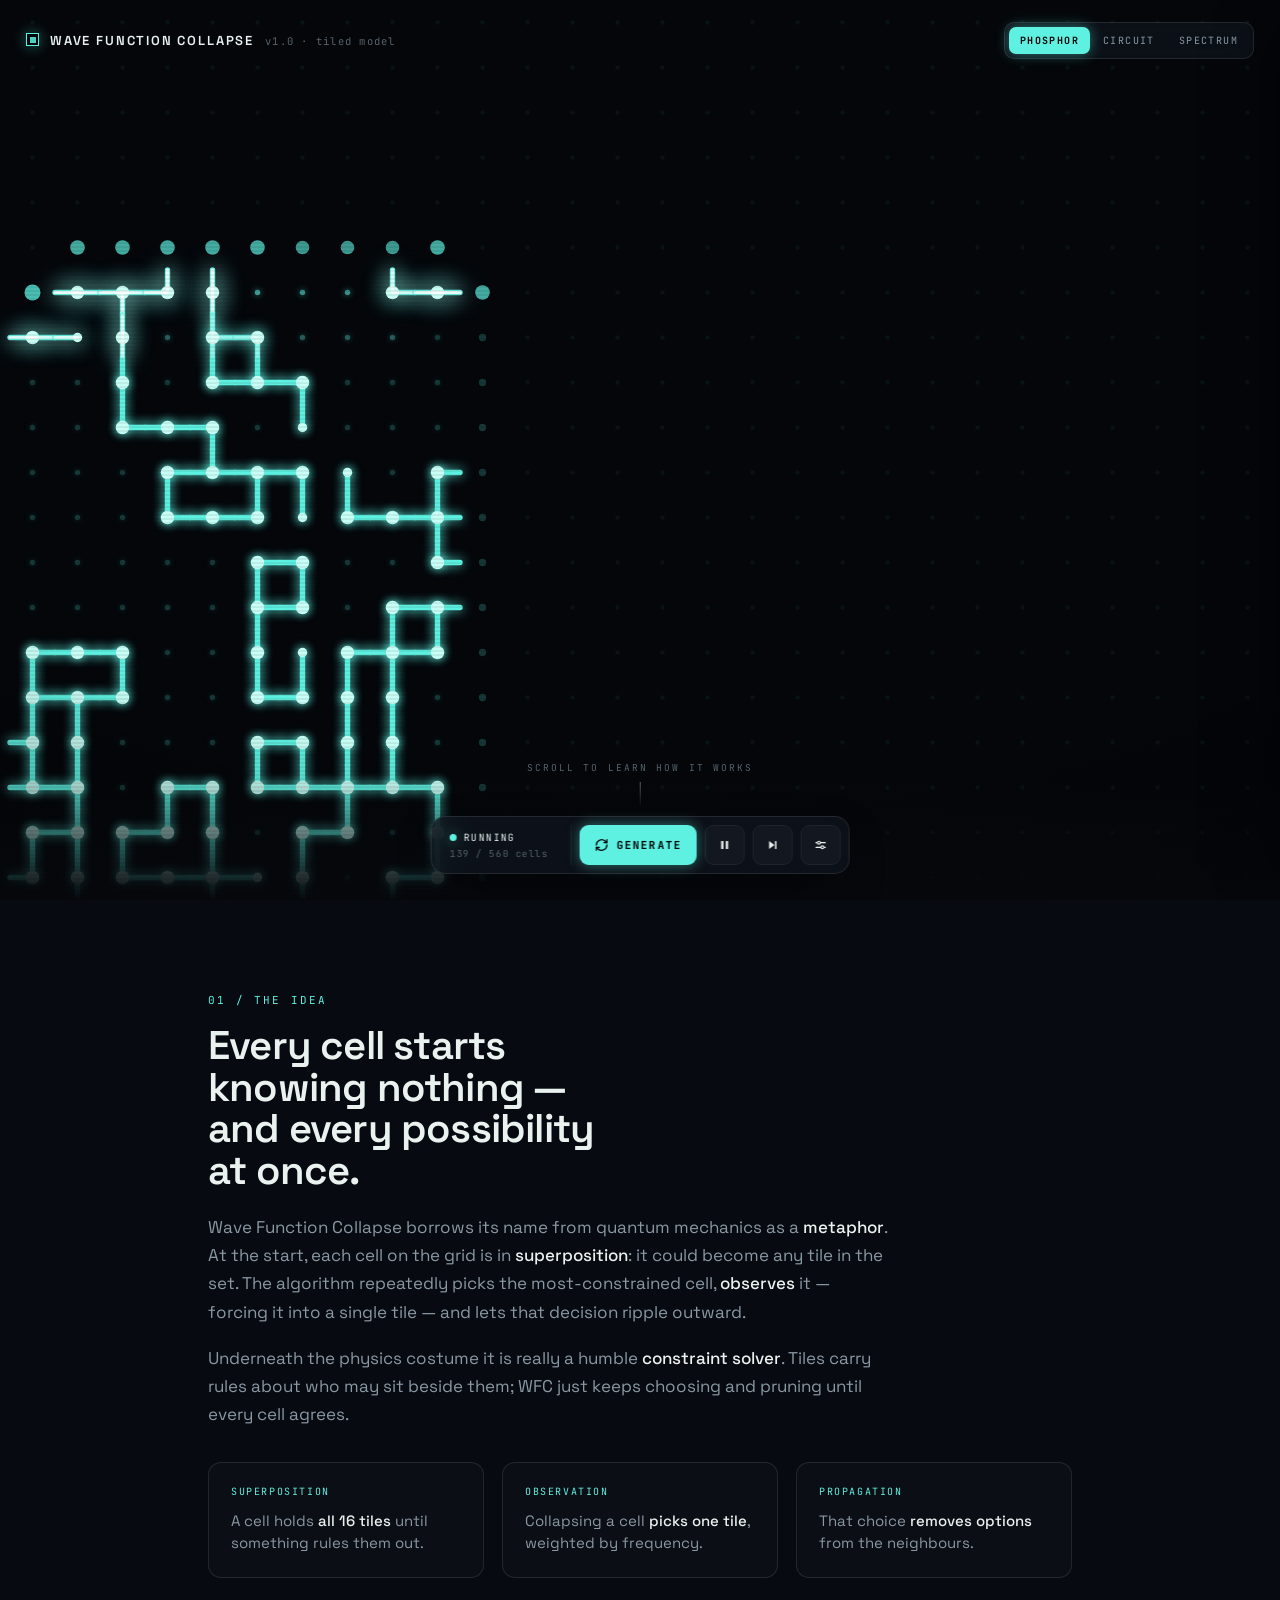
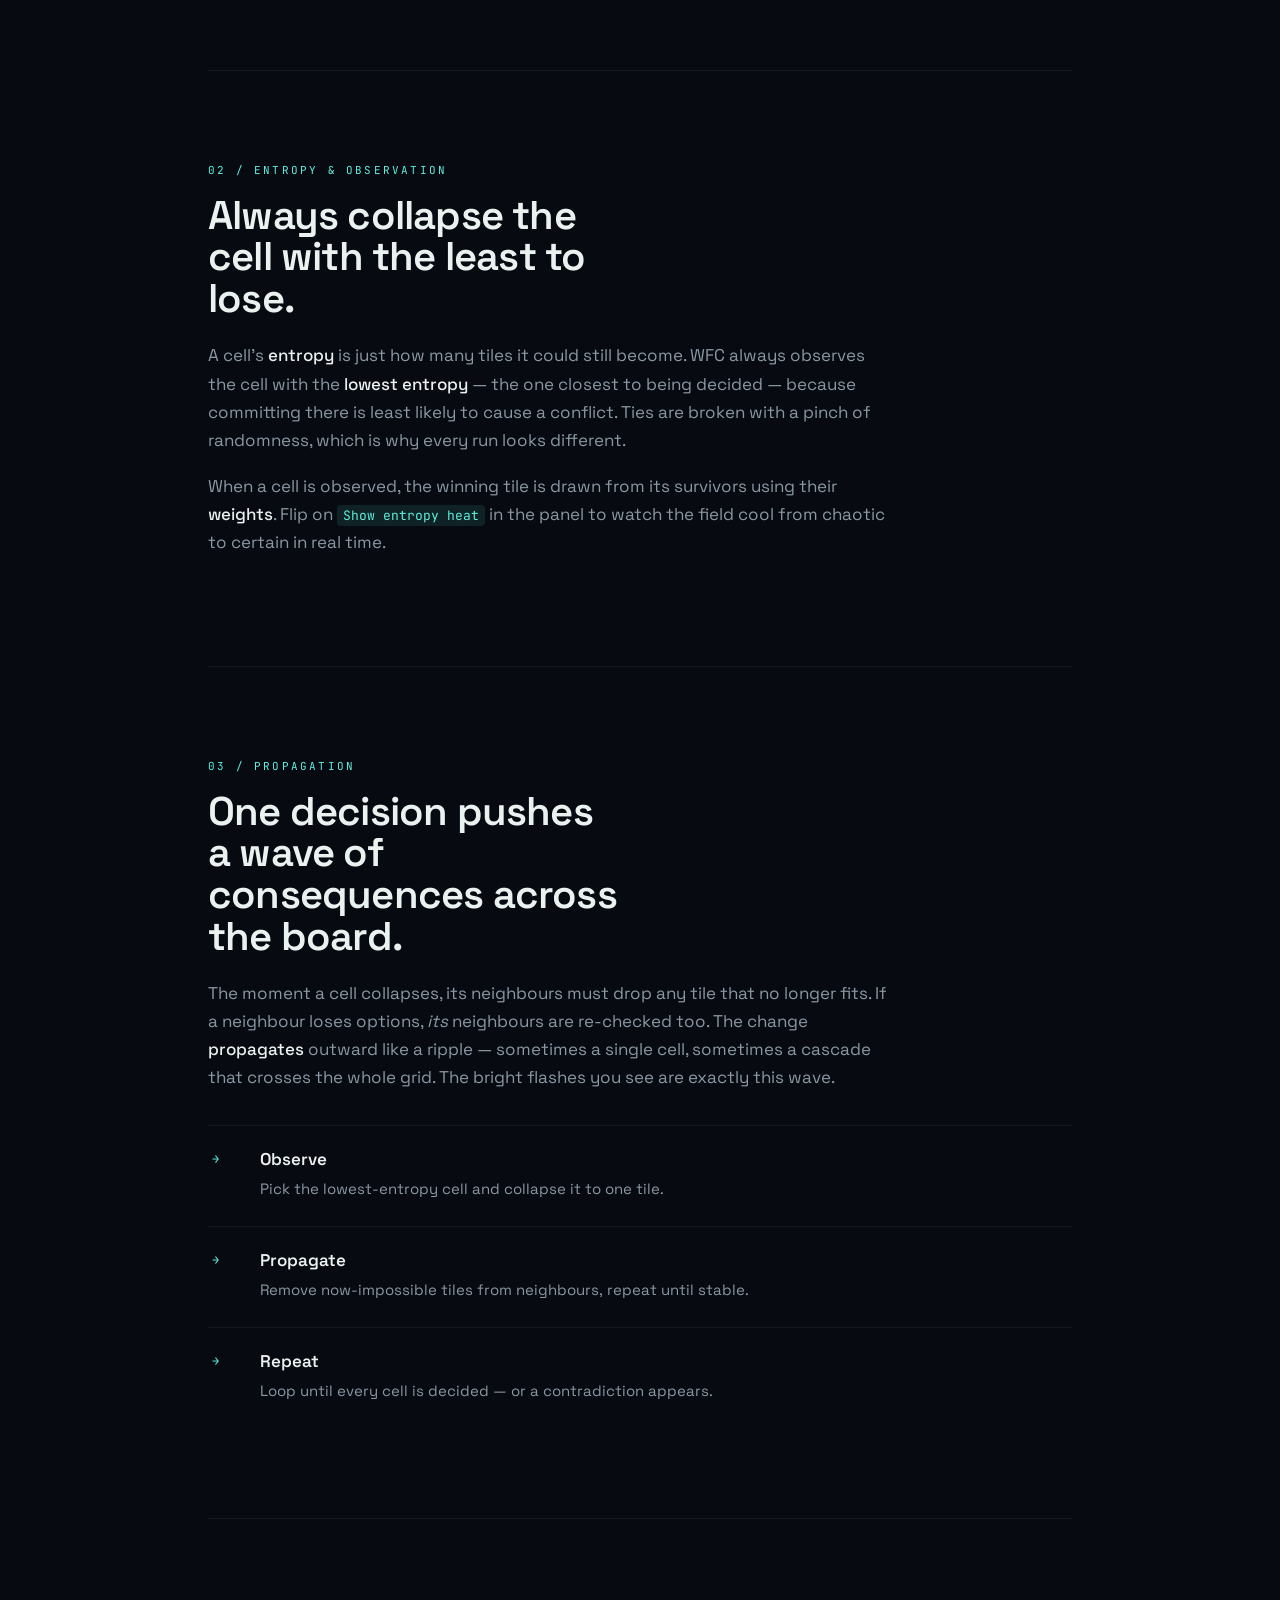
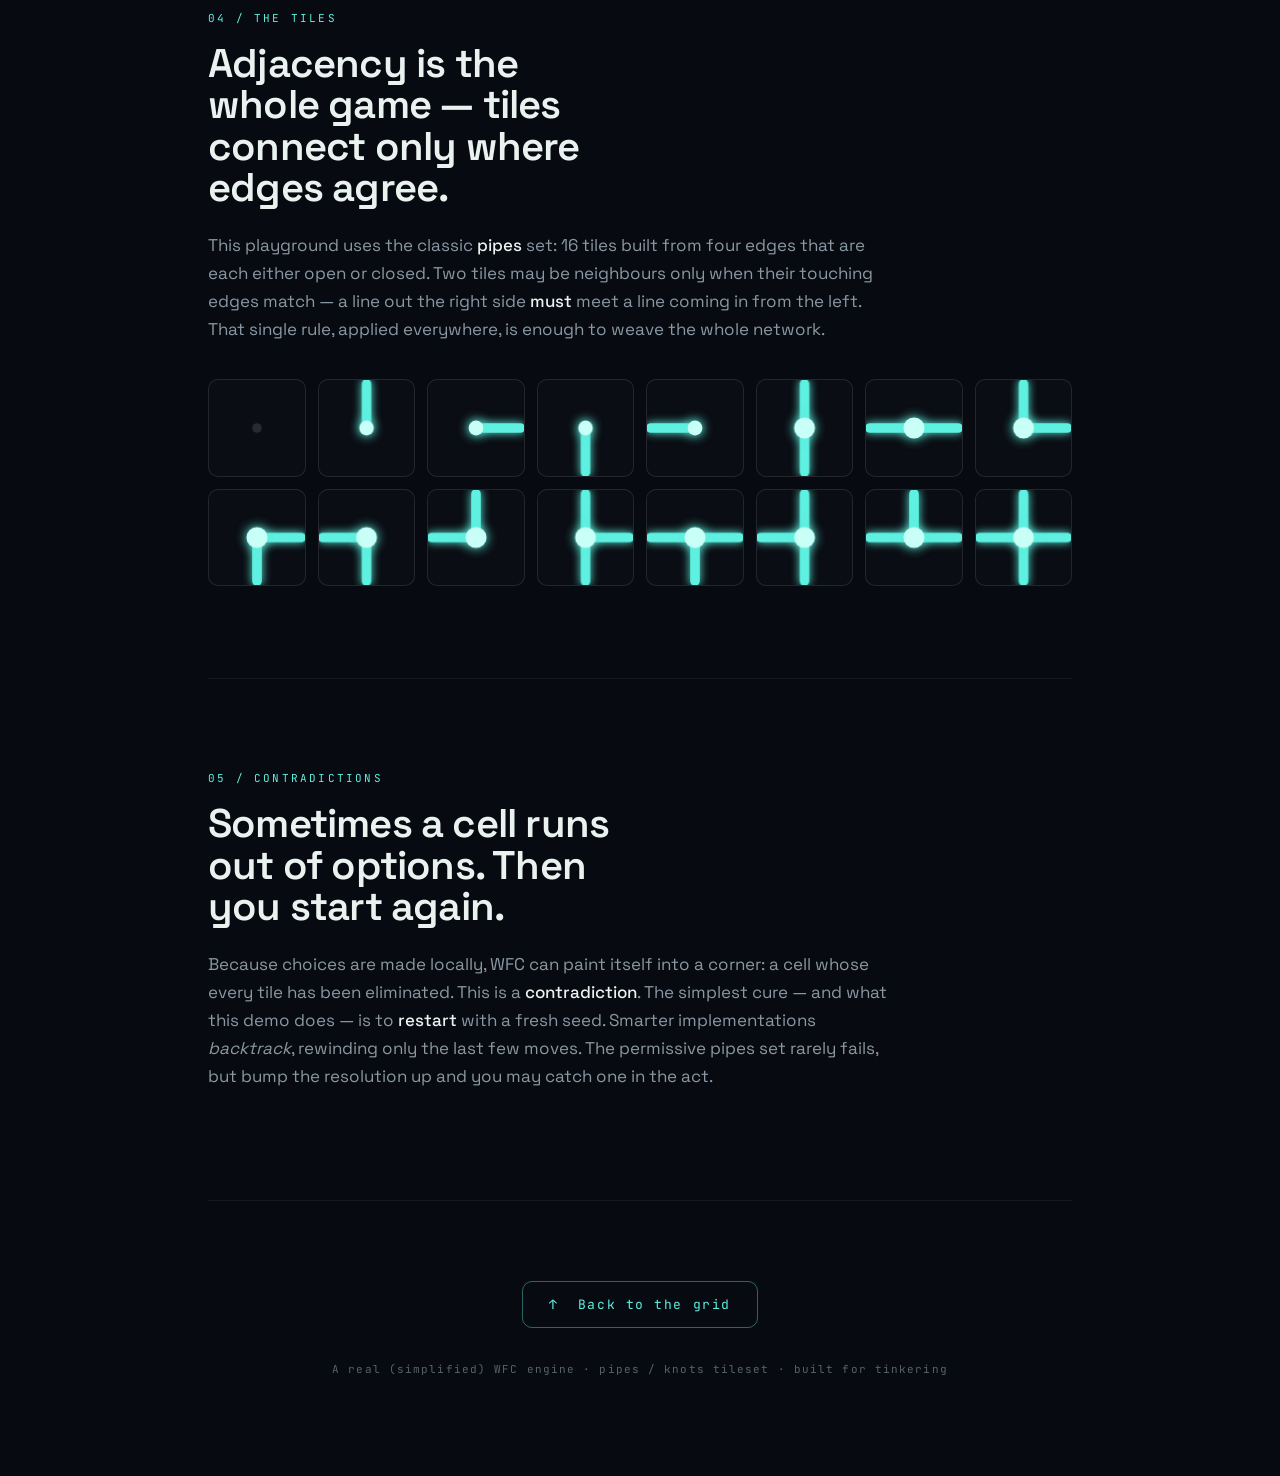
<file: design/index.html>
<!DOCTYPE html>
<html lang="en" data-theme="phosphor">
<head>
  <meta charset="UTF-8" />
  <meta name="viewport" content="width=device-width, initial-scale=1.0" />
  <title>Wave Function Collapse — an interactive primer</title>
  <link rel="preconnect" href="https://fonts.googleapis.com" />
  <link rel="preconnect" href="https://fonts.gstatic.com" crossorigin />
  <link href="https://fonts.googleapis.com/css2?family=Space+Grotesk:wght@400;500;600;700&family=JetBrains+Mono:wght@400;500;700&display=swap" rel="stylesheet" />
  <link rel="stylesheet" href="css/styles.css" />
</head>
<body class="booting">

  <!-- ============ PLAYGROUND ============ -->
  <section class="playground" id="playground" data-screen-label="Playground">
    <canvas id="wfc-canvas"></canvas>
    <div class="fx"></div>

    <!-- top bar -->
    <header class="topbar">
      <div class="wordmark">
        <span class="glyph"></span>
        <b>Wave&nbsp;Function&nbsp;Collapse</b>
        <span>v1.0 · tiled model</span>
      </div>
      <nav class="theme-switch" id="themeSwitch" aria-label="Visual theme">
        <button data-theme-id="phosphor" class="active">Phosphor</button>
        <button data-theme-id="circuit">Circuit</button>
        <button data-theme-id="spectrum">Spectrum</button>
      </nav>
    </header>

    <!-- landing title (doubles as the hero) -->
    <div class="hero" id="hero">
      <h1>Wave&nbsp;Function<br /><em>Collapse</em></h1>
      <p>Watch order emerge from possibility</p>
      <div class="enter" id="enterHint">collapsing the grid…</div>
    </div>

    <!-- scroll cue -->
    <div class="scroll-cue">
      <span>scroll to learn how it works</span>
      <span class="line"></span>
    </div>

    <!-- control dock -->
    <div class="dock" id="dock">
      <div class="status" id="status" data-state="running">
        <div class="stat-row"><span class="led"></span><span class="lab" id="statusLabel">Running</span></div>
        <div class="sub" id="statusSub">0 / 0 cells collapsed</div>
      </div>
      <button class="btn primary" id="btnGenerate" title="New seed (G)">
        <svg viewBox="0 0 24 24" fill="none" stroke="currentColor" stroke-width="2.2" stroke-linecap="round" stroke-linejoin="round"><path d="M3 12a9 9 0 0 1 15-6.7L21 8" /><path d="M21 3v5h-5" /><path d="M21 12a9 9 0 0 1-15 6.7L3 16" /><path d="M3 21v-5h5" /></svg>
        <span class="t">Generate</span>
      </button>
      <button class="btn icon" id="btnPlay" title="Play / Pause (Space)">
        <svg id="playIcon" viewBox="0 0 24 24" fill="currentColor"><path d="M8 5v14l11-7z" /></svg>
      </button>
      <button class="btn icon" id="btnStep" title="Step one cell (→)">
        <svg viewBox="0 0 24 24" fill="currentColor"><path d="M6 5v14l9-7z" /><rect x="16" y="5" width="2.6" height="14" rx="1" /></svg>
      </button>
      <button class="btn icon" id="btnSettings" title="Settings">
        <svg viewBox="0 0 24 24" fill="none" stroke="currentColor" stroke-width="2" stroke-linecap="round"><line x1="4" y1="8" x2="20" y2="8" /><circle cx="9" cy="8" r="2.4" fill="var(--bg)" /><line x1="4" y1="16" x2="20" y2="16" /><circle cx="15" cy="16" r="2.4" fill="var(--bg)" /></svg>
      </button>
    </div>

    <!-- settings panel -->
    <aside class="panel" id="panel" aria-label="Generator settings">
      <div class="panel-head">
        <h2>Generator</h2>
        <button class="close" id="panelClose" aria-label="Close">✕</button>
      </div>
      <div class="panel-body">
        <div class="field">
          <label><span class="name">Grid resolution</span><span class="val" id="vGrid">28</span></label>
          <input type="range" id="sGrid" min="8" max="64" step="2" value="28" />
        </div>
        <div class="field">
          <label><span class="name">Speed</span><span class="val" id="vSpeed">120 c/s</span></label>
          <input type="range" id="sSpeed" min="4" max="600" step="2" value="120" />
        </div>
        <div class="field">
          <label><span class="name">Density</span><span class="val" id="vDensity">0.55</span></label>
          <input type="range" id="sDensity" min="0" max="1" step="0.01" value="0.55" />
        </div>
        <div class="field">
          <label><span class="name">Complexity</span><span class="val" id="vComplex">0.40</span></label>
          <input type="range" id="sComplex" min="0" max="1" step="0.01" value="0.40" />
        </div>

        <div class="toggle-row"><span class="name">Show entropy heat</span><span class="sw" id="swHeat" role="switch"></span></div>
        <div class="toggle-row"><span class="name">Scanline texture</span><span class="sw" id="swScan" role="switch"></span></div>
        <div class="toggle-row"><span class="name">Auto-loop</span><span class="sw" id="swLoop" role="switch"></span></div>

        <div class="divider"></div>
        <div class="section-label">Colour palette</div>
        <div class="palette" id="palette"></div>
        <div class="preset-row" id="presets"></div>
      </div>
    </aside>
  </section>

  <!-- ============ LEARNING ============ -->
  <main class="learn">
    <div class="wrap">

      <section class="sec" data-screen-label="01 The idea">
        <div class="reveal">
          <div class="idx">01 / THE IDEA</div>
          <h3>Every cell starts knowing nothing — and every possibility at once.</h3>
          <p>Wave Function Collapse borrows its name from quantum mechanics as a <strong>metaphor</strong>. At the start, each cell on the grid is in <strong>superposition</strong>: it could become any tile in the set. The algorithm repeatedly picks the most-constrained cell, <strong>observes</strong> it — forcing it into a single tile — and lets that decision ripple outward.</p>
          <p>Underneath the physics costume it is really a humble <strong>constraint solver</strong>. Tiles carry rules about who may sit beside them; WFC just keeps choosing and pruning until every cell agrees.</p>
          <div class="callouts">
            <div class="callout"><div class="k">Superposition</div><div class="t">A cell holds <b>all 16 tiles</b> until something rules them out.</div></div>
            <div class="callout"><div class="k">Observation</div><div class="t">Collapsing a cell <b>picks one tile</b>, weighted by frequency.</div></div>
            <div class="callout"><div class="k">Propagation</div><div class="t">That choice <b>removes options</b> from the neighbours.</div></div>
          </div>
        </div>
      </section>

      <section class="sec" data-screen-label="02 Entropy">
        <div class="reveal">
          <div class="idx">02 / ENTROPY &amp; OBSERVATION</div>
          <h3>Always collapse the cell with the least to lose.</h3>
          <p>A cell's <strong>entropy</strong> is just how many tiles it could still become. WFC always observes the cell with the <strong>lowest entropy</strong> — the one closest to being decided — because committing there is least likely to cause a conflict. Ties are broken with a pinch of randomness, which is why every run looks different.</p>
          <p>When a cell is observed, the winning tile is drawn from its survivors using their <strong>weights</strong>. Flip on <code>Show entropy heat</code> in the panel to watch the field cool from chaotic to certain in real time.</p>
        </div>
      </section>

      <section class="sec" data-screen-label="03 Propagation">
        <div class="reveal">
          <div class="idx">03 / PROPAGATION</div>
          <h3>One decision pushes a wave of consequences across the board.</h3>
          <p>The moment a cell collapses, its neighbours must drop any tile that no longer fits. If a neighbour loses options, <em>its</em> neighbours are re-checked too. The change <strong>propagates</strong> outward like a ripple — sometimes a single cell, sometimes a cascade that crosses the whole grid. The bright flashes you see are exactly this wave.</p>
          <div class="steps-list">
            <div class="step-item"><div class="num">→</div><div class="body"><h4>Observe</h4><p>Pick the lowest-entropy cell and collapse it to one tile.</p></div></div>
            <div class="step-item"><div class="num">→</div><div class="body"><h4>Propagate</h4><p>Remove now-impossible tiles from neighbours, repeat until stable.</p></div></div>
            <div class="step-item"><div class="num">→</div><div class="body"><h4>Repeat</h4><p>Loop until every cell is decided — or a contradiction appears.</p></div></div>
          </div>
        </div>
      </section>

      <section class="sec" data-screen-label="04 The tiles">
        <div class="reveal">
          <div class="idx">04 / THE TILES</div>
          <h3>Adjacency is the whole game — tiles connect only where edges agree.</h3>
          <p>This playground uses the classic <strong>pipes</strong> set: 16 tiles built from four edges that are each either open or closed. Two tiles may be neighbours only when their touching edges match — a line out the right side <strong>must</strong> meet a line coming in from the left. That single rule, applied everywhere, is enough to weave the whole network.</p>
          <div class="tiles-grid" id="tilesGrid"></div>
        </div>
      </section>

      <section class="sec" data-screen-label="05 Contradictions">
        <div class="reveal">
          <div class="idx">05 / CONTRADICTIONS</div>
          <h3>Sometimes a cell runs out of options. Then you start again.</h3>
          <p>Because choices are made locally, WFC can paint itself into a corner: a cell whose every tile has been eliminated. This is a <strong>contradiction</strong>. The simplest cure — and what this demo does — is to <strong>restart</strong> with a fresh seed. Smarter implementations <em>backtrack</em>, rewinding only the last few moves. The permissive pipes set rarely fails, but bump the resolution up and you may catch one in the act.</p>
        </div>
      </section>

      <footer class="foot">
        <div class="reveal">
          <a href="#playground">↑ &nbsp;Back to the grid</a>
          <div class="meta">A real (simplified) WFC engine · pipes / knots tileset · built for tinkering</div>
        </div>
      </footer>
    </div>
  </main>

  <script src="js/wfc.js"></script>
  <script src="js/render.js"></script>
  <script src="js/main.js"></script>
</body>
</html>
</file>
<file: design/css/styles.css>
/* ============================================================
   Wave Function Collapse — playground + learning page
   Dark / neon / generative. Three live themes via [data-theme].
============================================================ */
:root {
  --bg: #04060a;
  --bg-2: #070a10;
  --panel: rgba(16, 22, 30, 0.72);
  --panel-solid: #0a0f16;
  --hair: rgba(255, 255, 255, 0.10);
  --hair-soft: rgba(255, 255, 255, 0.055);
  --ink: #eaf2f0;
  --ink-dim: #8a98a3;
  --ink-faint: #56636d;
  --neon: #5ef0e0;
  --neon-2: #5ef0e0;
  --neon-rgb: 94, 240, 224;
  --glow: 0 0 14px rgba(94, 240, 224, 0.45);
  --radius: 13px;
  --mono: "JetBrains Mono", ui-monospace, "SF Mono", Menlo, monospace;
  --sans: "Space Grotesk", system-ui, sans-serif;
}

[data-theme="phosphor"] {
  --bg: #04060a; --bg-2: #070a10;
  --neon: #5ef0e0; --neon-2: #5ef0e0; --neon-rgb: 94, 240, 224;
  --glow: 0 0 14px rgba(94, 240, 224, 0.45);
}
[data-theme="circuit"] {
  --bg: #060a11; --bg-2: #081019;
  --neon: #22d3e8; --neon-2: #4f73ff; --neon-rgb: 34, 211, 232;
  --glow: 0 0 14px rgba(34, 211, 232, 0.45);
}
[data-theme="spectrum"] {
  --bg: #07050f; --bg-2: #0b0818;
  --neon: #ff3ea5; --neon-2: #34e6ff; --neon-rgb: 255, 62, 165;
  --glow: 0 0 16px rgba(255, 62, 165, 0.45);
}

* { box-sizing: border-box; }
html { scroll-behavior: smooth; }
body {
  margin: 0;
  background: var(--bg);
  color: var(--ink);
  font-family: var(--sans);
  -webkit-font-smoothing: antialiased;
  overflow-x: hidden;
}
::selection { background: rgba(var(--neon-rgb), 0.3); color: #fff; }

/* ---------- PLAYGROUND ---------- */
.playground {
  position: relative;
  height: 100svh;
  min-height: 600px;
  overflow: hidden;
  background: var(--bg);
}
#wfc-canvas { position: absolute; inset: 0; width: 100%; height: 100%; display: block; }

/* subtle vignette + scanlines */
.fx {
  position: absolute; inset: 0; pointer-events: none; z-index: 2;
  background: radial-gradient(120% 90% at 50% 35%, transparent 55%, rgba(0,0,0,0.55) 100%);
}
.fx::after {
  content: ""; position: absolute; inset: 0; opacity: 0;
  background: repeating-linear-gradient(180deg, rgba(0,0,0,0.0) 0px, rgba(0,0,0,0.0) 2px, rgba(0,0,0,0.28) 3px, rgba(0,0,0,0.0) 4px);
  transition: opacity .4s ease;
}
[data-theme="phosphor"] .fx::after { opacity: .5; }
body.no-scan .fx::after { opacity: 0 !important; }

/* ---------- top bar ---------- */
.topbar {
  position: absolute; top: 0; left: 0; right: 0; z-index: 6;
  display: flex; align-items: center; justify-content: space-between;
  padding: 22px 26px;
  pointer-events: none;
}
.topbar > * { pointer-events: auto; }
.wordmark { display: flex; align-items: baseline; gap: 11px; }
.wordmark .glyph {
  width: 13px; height: 13px; border: 1.5px solid var(--neon);
  box-shadow: var(--glow); position: relative; transform: translateY(1px);
}
.wordmark .glyph::after {
  content: ""; position: absolute; inset: 2.5px; background: var(--neon); opacity: .85;
}
.wordmark b { font-weight: 600; letter-spacing: .14em; font-size: 13px; text-transform: uppercase; }
.wordmark span { font-family: var(--mono); font-size: 10.5px; color: var(--ink-faint); letter-spacing: .12em; }

.theme-switch { display: flex; gap: 2px; padding: 4px; border: 1px solid var(--hair); border-radius: 10px; background: var(--panel); backdrop-filter: blur(14px); }
.theme-switch button {
  font-family: var(--mono); font-size: 10px; letter-spacing: .14em; text-transform: uppercase;
  color: var(--ink-dim); background: none; border: 0; padding: 7px 11px; border-radius: 7px; cursor: pointer;
  transition: color .2s, background .2s;
}
.theme-switch button:hover { color: var(--ink); }
.theme-switch button.active { color: #04060a; background: var(--neon); box-shadow: var(--glow); font-weight: 700; }
[data-theme="spectrum"] .theme-switch button.active,
[data-theme="circuit"] .theme-switch button.active { color: #04060a; }

/* ---------- landing title ---------- */
.hero {
  position: absolute; z-index: 5; left: 0; right: 0; top: 0; bottom: 0;
  display: flex; flex-direction: column; align-items: center; justify-content: center;
  text-align: center; pointer-events: none; padding: 0 24px;
}
.hero h1 {
  font-size: clamp(40px, 9vw, 120px); line-height: 0.92; margin: 0; font-weight: 700;
  letter-spacing: -0.03em;
  text-shadow: 0 0 40px rgba(0,0,0,0.7), 0 0 80px rgba(0,0,0,0.5);
}
.hero h1 em { font-style: normal; color: var(--neon); text-shadow: 0 0 30px rgba(var(--neon-rgb), .55); }
.hero p {
  font-family: var(--mono); font-size: clamp(11px, 1.5vw, 14px); letter-spacing: .2em;
  text-transform: uppercase; color: var(--ink-dim); margin: 26px 0 0;
}
.hero .enter {
  margin-top: 30px; font-family: var(--mono); font-size: 11px; letter-spacing: .18em;
  color: var(--ink-faint); opacity: 0; transition: opacity .6s ease;
}
/* landed: the whole hero fades up and out, leaving the corner wordmark */
.hero { transition: opacity .9s ease, transform 1s cubic-bezier(.5,.05,.2,1); }
body.landed .hero { opacity: 0; transform: scale(1.06); pointer-events: none; }
body:not(.landed) .topbar { opacity: 0; transition: opacity .6s ease; }
body.landed .topbar { opacity: 1; }

/* ---------- control dock ---------- */
.dock {
  position: absolute; z-index: 6; bottom: 26px; left: 50%; transform: translateX(-50%) translateY(14px);
  display: flex; align-items: stretch; gap: 8px;
  padding: 8px; border: 1px solid var(--hair); border-radius: 15px;
  background: var(--panel); backdrop-filter: blur(18px);
  box-shadow: 0 18px 50px -18px rgba(0,0,0,0.8);
  opacity: 0; transition: opacity .6s ease .1s, transform .6s cubic-bezier(.4,0,.2,1) .1s;
}
body.landed .dock { opacity: 1; transform: translateX(-50%) translateY(0); }

.status {
  display: flex; flex-direction: column; justify-content: center; gap: 3px;
  padding: 4px 14px 4px 10px; min-width: 132px; border-right: 1px solid var(--hair-soft);
}
.status .stat-row { display: flex; align-items: center; gap: 7px; }
.status .led { width: 7px; height: 7px; border-radius: 50%; background: var(--neon); box-shadow: var(--glow); }
.status[data-state="resting"] .led { background: var(--ink-faint); box-shadow: none; }
.status[data-state="running"] .led { animation: pulse 1.1s ease-in-out infinite; }
.status[data-state="contradiction"] .led { background: #ff5470; box-shadow: 0 0 12px rgba(255,84,112,.6); }
@keyframes pulse { 0%,100% { opacity: 1; } 50% { opacity: .35; } }
.status .lab { font-family: var(--mono); font-size: 10px; letter-spacing: .14em; text-transform: uppercase; color: var(--ink); }
.status .sub { font-family: var(--mono); font-size: 9.5px; letter-spacing: .06em; color: var(--ink-faint); }

.btn {
  display: inline-flex; align-items: center; gap: 8px; cursor: pointer;
  font-family: var(--mono); font-size: 11px; letter-spacing: .1em; text-transform: uppercase;
  color: var(--ink); background: rgba(255,255,255,0.03); border: 1px solid var(--hair-soft);
  border-radius: 9px; padding: 0 14px; height: 40px; transition: all .16s ease;
}
.btn svg { width: 14px; height: 14px; }
.btn:hover { background: rgba(var(--neon-rgb), 0.12); border-color: rgba(var(--neon-rgb), 0.4); color: #fff; }
.btn:active { transform: translateY(1px); }
.btn.primary { color: #04060a; background: var(--neon); border-color: transparent; box-shadow: var(--glow); font-weight: 700; }
.btn.primary:hover { filter: brightness(1.1); }
.btn.icon { padding: 0; width: 40px; justify-content: center; }

/* ---------- settings panel ---------- */
.panel {
  position: absolute; z-index: 7; top: 0; right: 0; height: 100%; width: 340px; max-width: 88vw;
  background: linear-gradient(180deg, rgba(10,15,22,0.96), rgba(7,11,17,0.97));
  border-left: 1px solid var(--hair); backdrop-filter: blur(22px);
  transform: translateX(102%); transition: transform .42s cubic-bezier(.45,0,.15,1);
  display: flex; flex-direction: column;
  box-shadow: -30px 0 60px -30px rgba(0,0,0,0.9);
}
.panel.open { transform: translateX(0); }
.panel-head { display: flex; align-items: center; justify-content: space-between; padding: 22px 22px 16px; border-bottom: 1px solid var(--hair-soft); }
.panel-head h2 { margin: 0; font-size: 13px; letter-spacing: .16em; text-transform: uppercase; font-weight: 600; }
.panel-head .close { background: none; border: 0; color: var(--ink-dim); cursor: pointer; font-size: 18px; line-height: 1; padding: 4px; }
.panel-head .close:hover { color: var(--ink); }
.panel-body { padding: 20px 22px 30px; overflow-y: auto; }

.field { margin-bottom: 22px; }
.field > label { display: flex; justify-content: space-between; align-items: baseline; margin-bottom: 11px; }
.field .name { font-family: var(--mono); font-size: 10.5px; letter-spacing: .12em; text-transform: uppercase; color: var(--ink-dim); }
.field .val { font-family: var(--mono); font-size: 11px; color: var(--neon); }

input[type="range"] { -webkit-appearance: none; appearance: none; width: 100%; height: 3px; border-radius: 3px; background: var(--hair); outline: none; }
input[type="range"]::-webkit-slider-thumb { -webkit-appearance: none; width: 15px; height: 15px; border-radius: 50%; background: var(--neon); box-shadow: var(--glow); cursor: pointer; border: 2px solid var(--bg-2); }
input[type="range"]::-moz-range-thumb { width: 15px; height: 15px; border-radius: 50%; background: var(--neon); cursor: pointer; border: 2px solid var(--bg-2); }

.toggle-row { display: flex; align-items: center; justify-content: space-between; padding: 9px 0; }
.toggle-row .name { font-family: var(--mono); font-size: 10.5px; letter-spacing: .1em; text-transform: uppercase; color: var(--ink-dim); }
.sw { position: relative; width: 38px; height: 21px; border-radius: 12px; background: var(--hair); cursor: pointer; transition: background .2s; flex: none; }
.sw::after { content: ""; position: absolute; top: 2px; left: 2px; width: 17px; height: 17px; border-radius: 50%; background: var(--ink-dim); transition: transform .2s, background .2s; }
.sw.on { background: rgba(var(--neon-rgb), .35); }
.sw.on::after { transform: translateX(17px); background: var(--neon); box-shadow: var(--glow); }

.divider { height: 1px; background: var(--hair-soft); margin: 6px 0 22px; }
.section-label { font-family: var(--mono); font-size: 10px; letter-spacing: .16em; text-transform: uppercase; color: var(--ink-faint); margin-bottom: 14px; }

/* palette editor */
.palette { display: flex; gap: 10px; flex-wrap: wrap; }
.swatch { position: relative; width: 46px; height: 46px; border-radius: 10px; border: 1px solid var(--hair); cursor: pointer; overflow: hidden; transition: transform .12s; }
.swatch:hover { transform: translateY(-2px); }
.swatch input { position: absolute; inset: 0; opacity: 0; cursor: pointer; }
.preset-row { display: flex; gap: 8px; margin-top: 14px; flex-wrap: wrap; }
.preset { display: flex; gap: 0; border-radius: 7px; overflow: hidden; border: 1px solid var(--hair); cursor: pointer; height: 24px; transition: transform .12s, box-shadow .2s; }
.preset:hover { transform: translateY(-1px); box-shadow: var(--glow); }
.preset i { display: block; width: 16px; height: 100%; }

/* scroll cue */
.scroll-cue {
  position: absolute; z-index: 5; bottom: 92px; left: 50%; transform: translateX(-50%);
  font-family: var(--mono); font-size: 9.5px; letter-spacing: .22em; text-transform: uppercase; color: var(--ink-faint);
  display: flex; flex-direction: column; align-items: center; gap: 8px; opacity: 0; transition: opacity .6s ease .4s;
}
body.landed .scroll-cue { opacity: 1; }
.scroll-cue .line { width: 1px; height: 26px; background: linear-gradient(var(--ink-faint), transparent); animation: cue 1.8s ease-in-out infinite; }
@keyframes cue { 0%,100% { transform: scaleY(.5); opacity: .4; transform-origin: top; } 50% { transform: scaleY(1); opacity: 1; } }

/* ---------- LEARNING ---------- */
.learn { position: relative; background: var(--bg-2); border-top: 1px solid var(--hair); }
.learn::before { content: ""; position: absolute; top: -120px; left: 0; right: 0; height: 120px; background: linear-gradient(transparent, var(--bg-2)); pointer-events: none; }
.wrap { max-width: 920px; margin: 0 auto; padding: 0 28px; }

.sec { padding: 92px 0; border-bottom: 1px solid var(--hair-soft); }
.sec:last-child { border-bottom: 0; }
.sec .idx { font-family: var(--mono); font-size: 11px; letter-spacing: .2em; color: var(--neon); margin-bottom: 18px; }
.sec h3 { font-size: clamp(26px, 4vw, 40px); line-height: 1.04; letter-spacing: -0.02em; margin: 0 0 22px; font-weight: 600; max-width: 16ch; }
.sec p { font-size: 17px; line-height: 1.65; color: var(--ink-dim); max-width: 62ch; margin: 0 0 18px; text-wrap: pretty; }
.sec p strong { color: var(--ink); font-weight: 500; }
.sec p code { font-family: var(--mono); font-size: 13px; background: rgba(var(--neon-rgb), 0.1); color: var(--neon); padding: 2px 6px; border-radius: 4px; }

.reveal { opacity: 0; transform: translateY(26px); transition: opacity .7s ease, transform .7s cubic-bezier(.2,.6,.2,1); }
.reveal.in { opacity: 1; transform: none; }

.intro-grid { display: grid; grid-template-columns: 1fr; gap: 30px; }
.callouts { display: grid; grid-template-columns: repeat(auto-fit, minmax(180px, 1fr)); gap: 18px; margin-top: 34px; }
.callout { padding: 22px; border: 1px solid var(--hair); border-radius: var(--radius); background: rgba(255,255,255,0.018); }
.callout .k { font-family: var(--mono); font-size: 10px; letter-spacing: .16em; text-transform: uppercase; color: var(--neon); margin-bottom: 12px; }
.callout .t { font-size: 15px; line-height: 1.5; color: var(--ink-dim); }
.callout .t b { color: var(--ink); font-weight: 500; }

.tiles-grid { display: grid; grid-template-columns: repeat(8, 1fr); gap: 12px; margin-top: 36px; }
.tile-cell { aspect-ratio: 1; border: 1px solid var(--hair); border-radius: 10px; background: rgba(255,255,255,0.015); display: flex; align-items: center; justify-content: center; }
.tile-cell canvas { width: 100%; height: 100%; }

.steps-list { display: flex; flex-direction: column; gap: 2px; margin-top: 34px; counter-reset: s; }
.step-item { display: flex; gap: 20px; padding: 22px 4px; border-top: 1px solid var(--hair-soft); align-items: flex-start; }
.step-item .num { font-family: var(--mono); font-size: 12px; color: var(--neon); padding-top: 3px; min-width: 28px; }
.step-item .body h4 { margin: 0 0 7px; font-size: 17px; font-weight: 600; }
.step-item .body p { margin: 0; font-size: 15px; }

.foot { padding: 80px 0 100px; text-align: center; }
.foot a { color: var(--neon); text-decoration: none; font-family: var(--mono); font-size: 13px; letter-spacing: .12em; border: 1px solid rgba(var(--neon-rgb), .4); padding: 14px 26px; border-radius: 10px; display: inline-flex; gap: 10px; align-items: center; transition: all .2s; }
.foot a:hover { background: rgba(var(--neon-rgb), .12); box-shadow: var(--glow); }
.foot .meta { margin-top: 34px; font-family: var(--mono); font-size: 11px; color: var(--ink-faint); letter-spacing: .1em; }

@media (max-width: 640px) {
  .tiles-grid { grid-template-columns: repeat(4, 1fr); }
  .status { display: none; }
  .dock { bottom: 16px; gap: 6px; padding: 6px; }
  .btn span.t { display: none; }
  .btn { padding: 0 12px; }
  .theme-switch button { padding: 6px 8px; }
}
@media (prefers-reduced-motion: reduce) {
  * { scroll-behavior: auto; }
  .scroll-cue .line, .status[data-state="running"] .led { animation: none; }
  .reveal { opacity: 1 !important; transform: none !important; }
}
</file>
